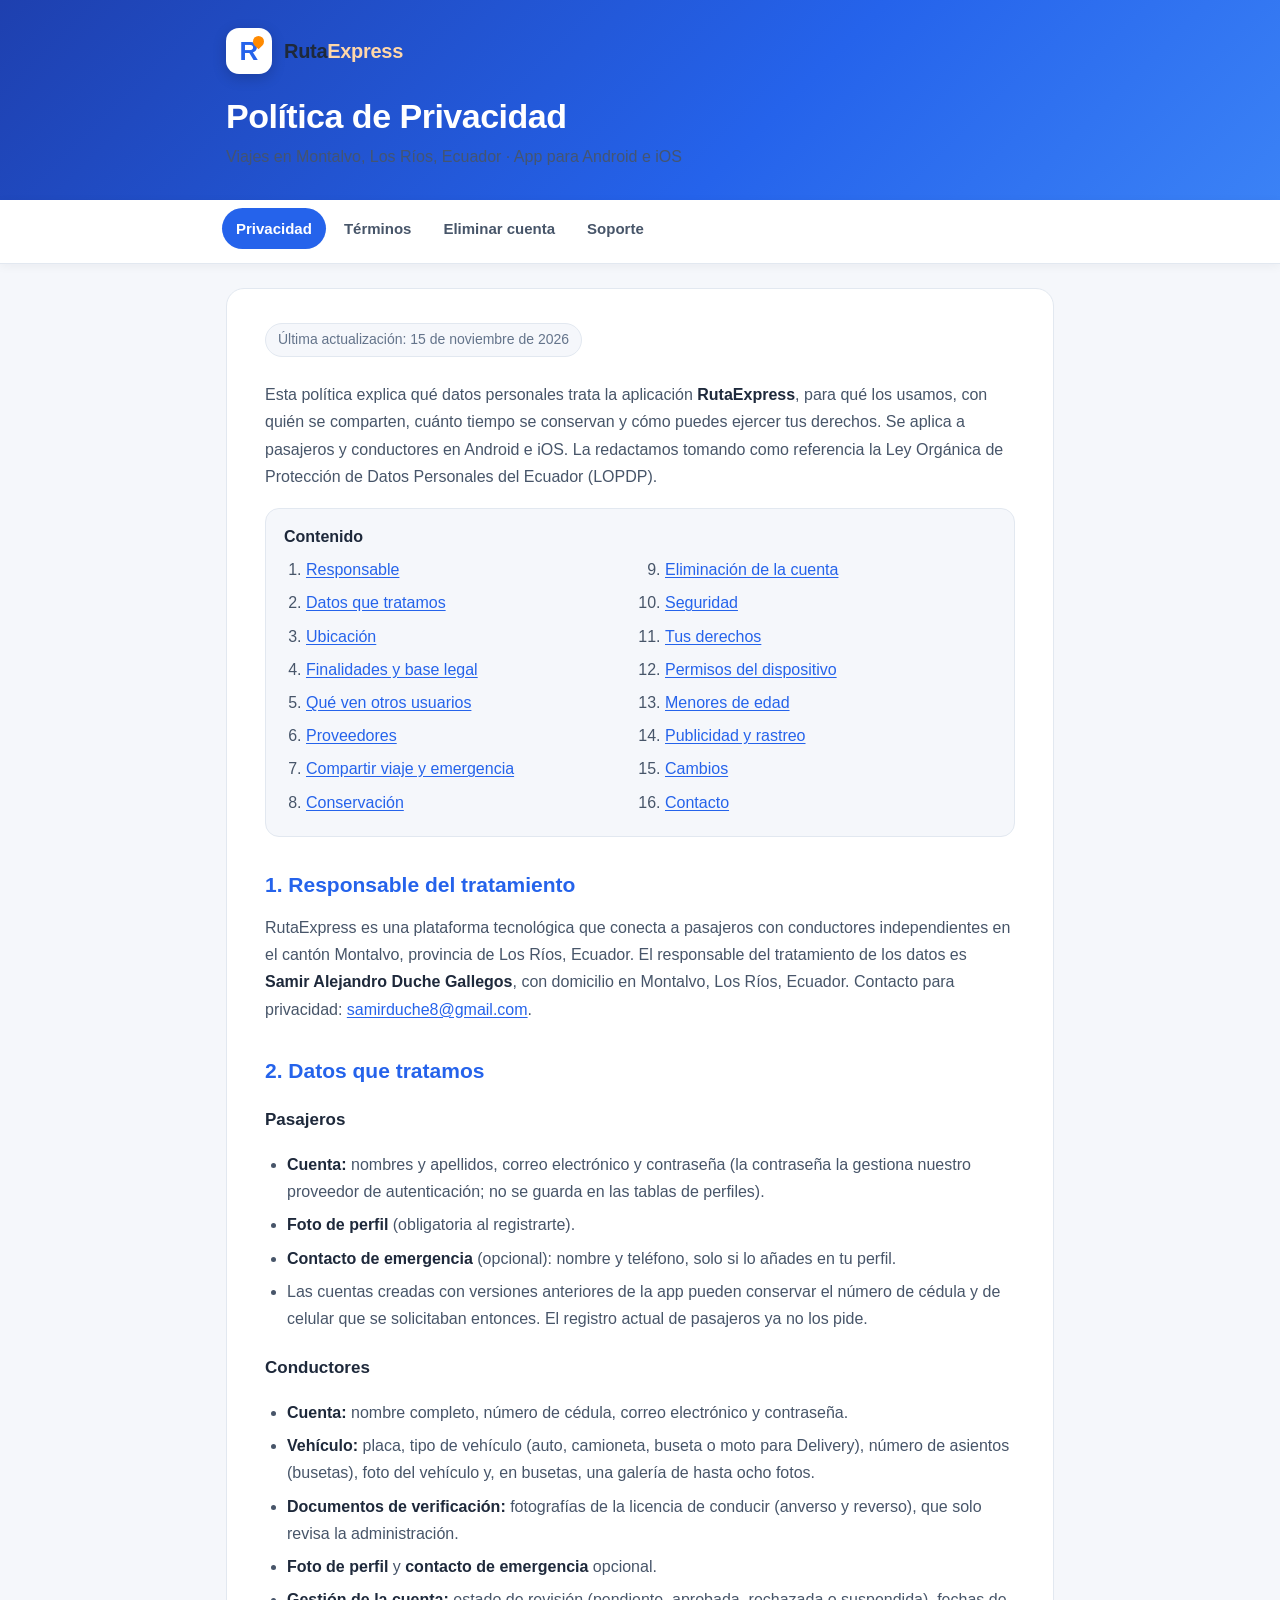
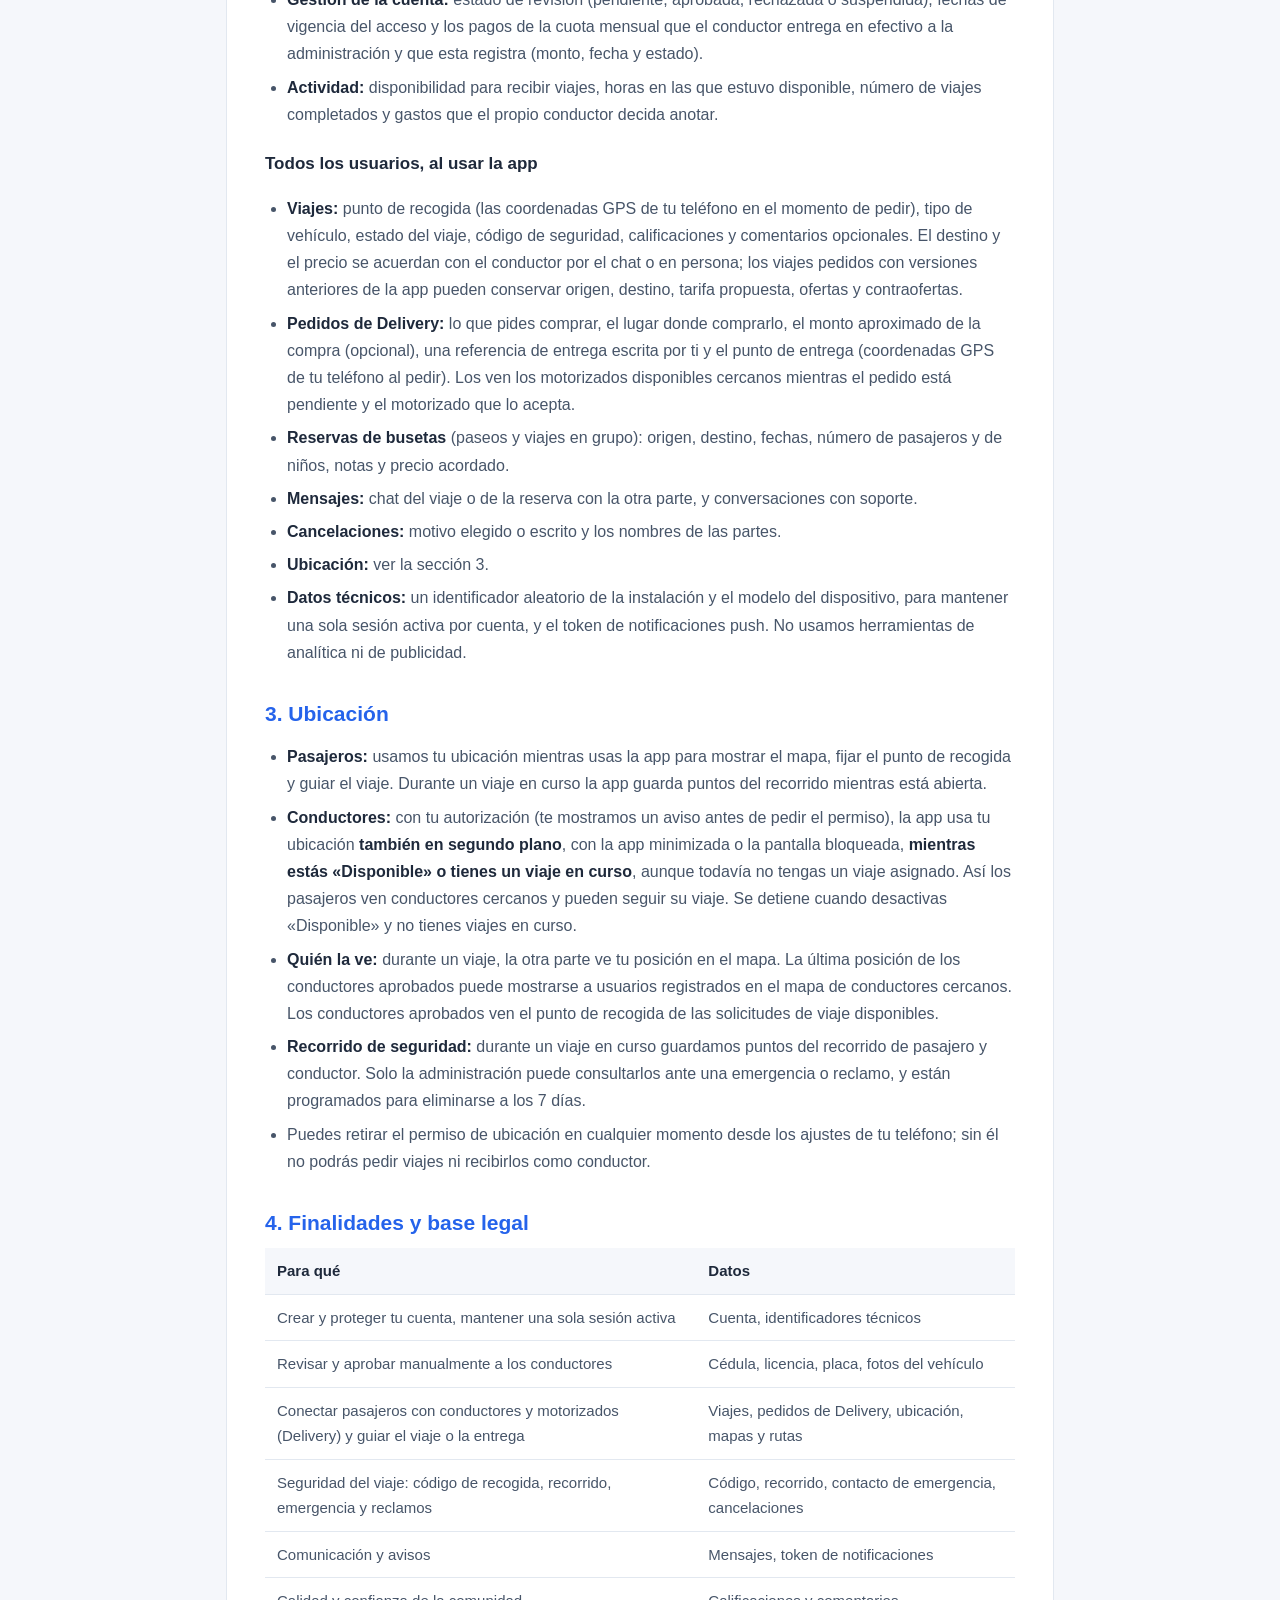
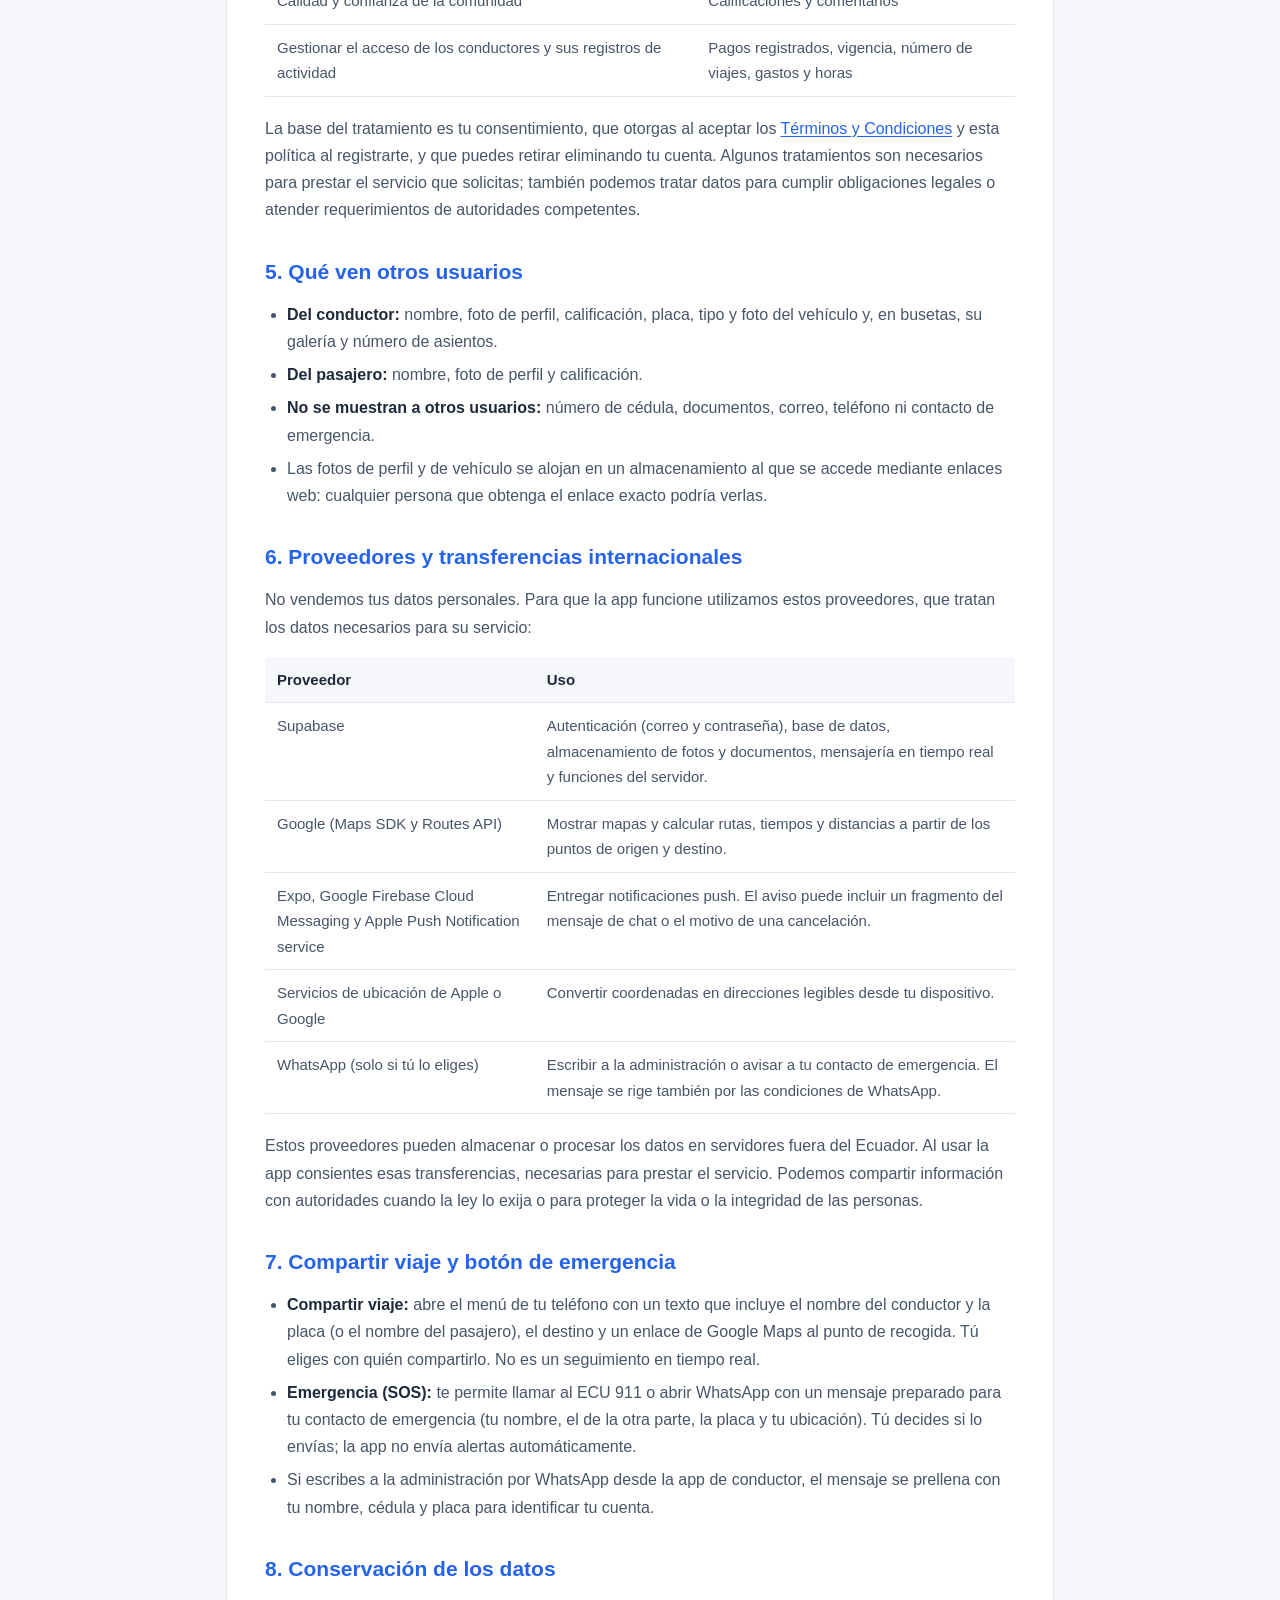
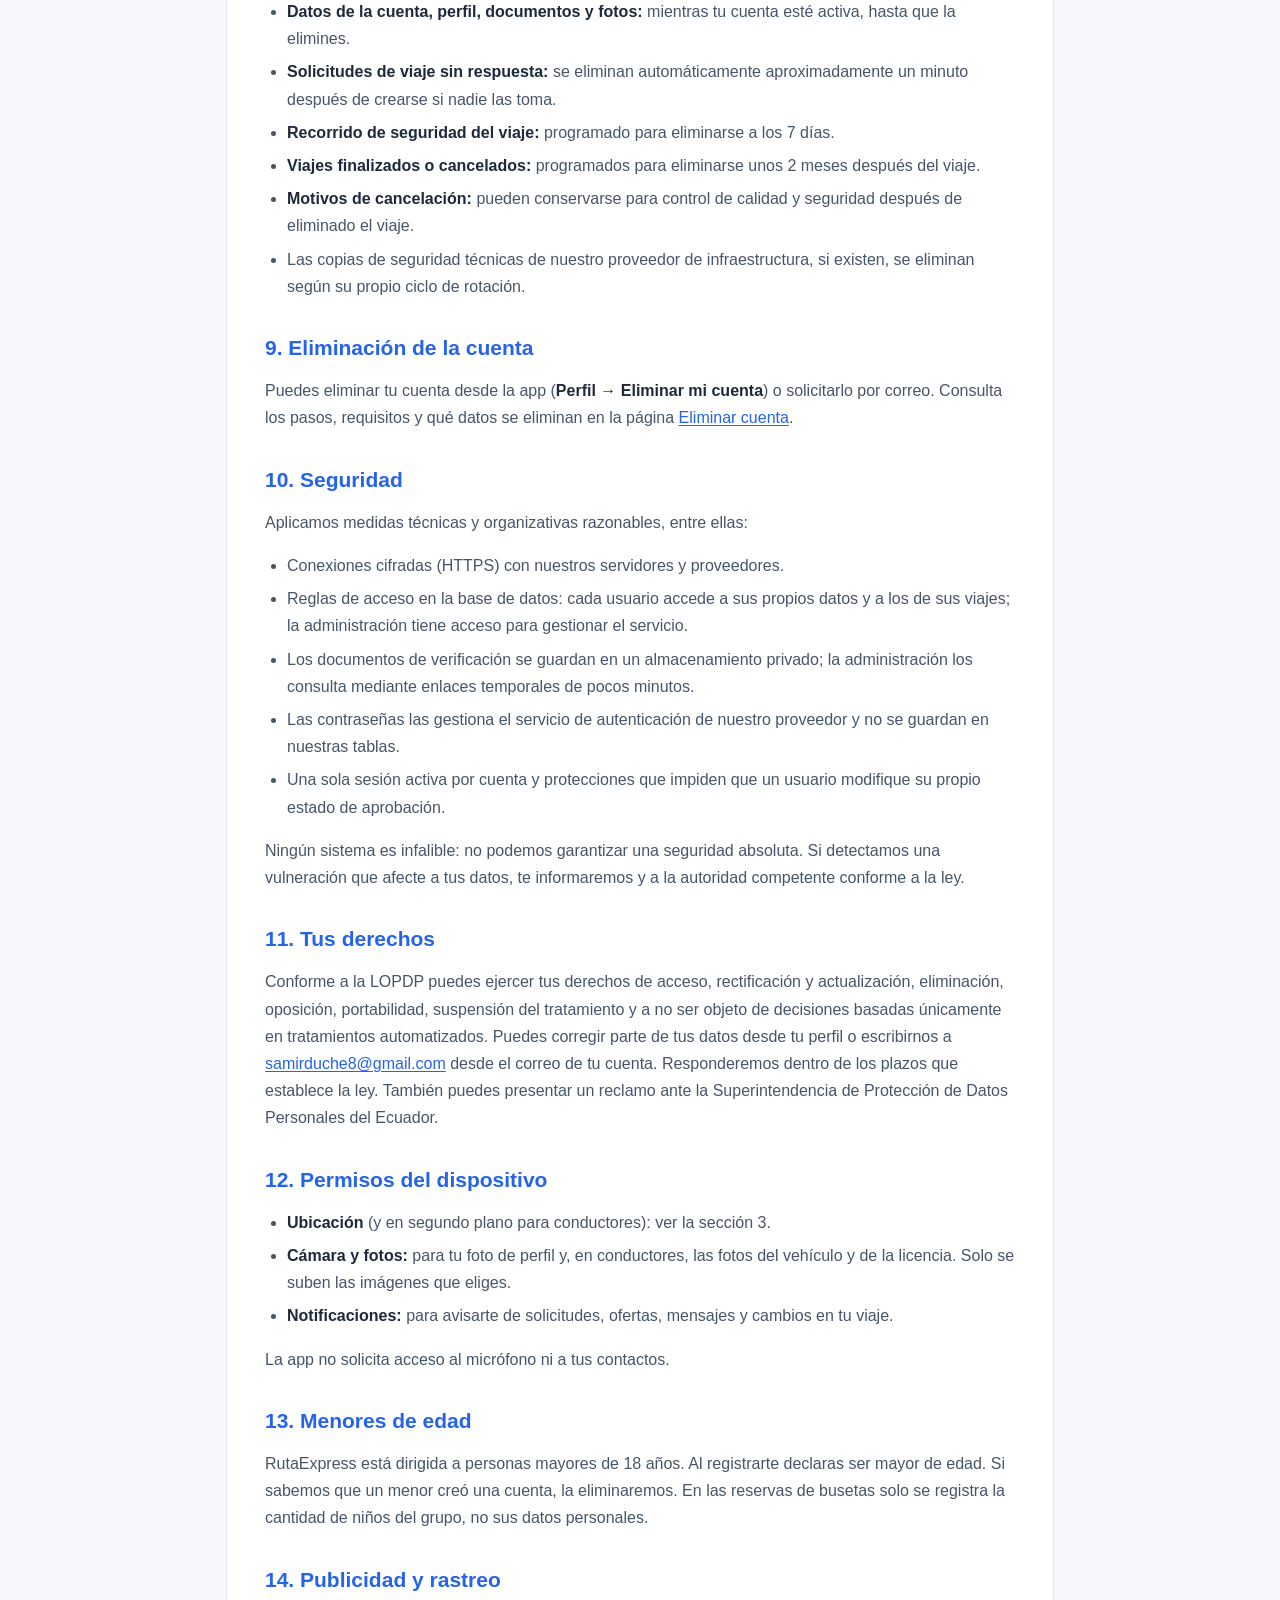
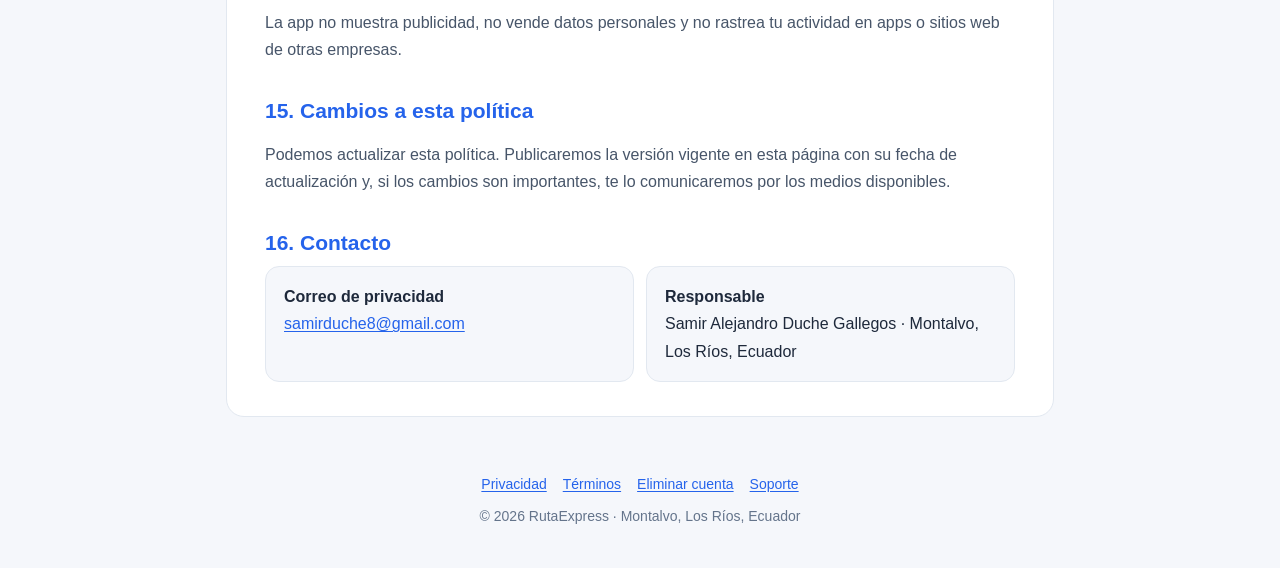
<file: index.html>
<!DOCTYPE html>
<html lang="es">
<head>
<meta charset="utf-8">
<meta name="viewport" content="width=device-width, initial-scale=1">
<title>Política de Privacidad · RutaExpress</title>
<meta name="description" content="Qué datos trata RutaExpress, para qué, con quién se comparten, cuánto tiempo se conservan y cómo ejercer tus derechos.">
<meta name="theme-color" content="#2563EB">
<link rel="stylesheet" href="estilos.css">
</head>
<body>
<header class="cabecera">
  <div class="envoltura">
    <a class="marca" href="index.html"><span class="logo" aria-hidden="true"><b>R</b><i></i></span><strong>Ruta<span>Express</span></strong></a>
    <h1>Política de Privacidad</h1>
    <p>Viajes en Montalvo, Los Ríos, Ecuador · App para Android e iOS</p>
  </div>
</header>
<nav class="nav" aria-label="Documentos legales">
  <ul>
    <li><a href="index.html" aria-current="page">Privacidad</a></li>
    <li><a href="terminos.html">Términos</a></li>
    <li><a href="eliminar-cuenta.html">Eliminar cuenta</a></li>
    <li><a href="soporte.html">Soporte</a></li>
  </ul>
</nav>

<main class="envoltura">
<article class="tarjeta">
  <span class="fecha">Última actualización: 15 de noviembre de 2026</span>
  <p>Esta política explica qué datos personales trata la aplicación <strong>RutaExpress</strong>, para qué los usamos, con quién se comparten, cuánto tiempo se conservan y cómo puedes ejercer tus derechos. Se aplica a pasajeros y conductores en Android e iOS. La redactamos tomando como referencia la Ley Orgánica de Protección de Datos Personales del Ecuador (LOPDP).</p>

  <div class="indice">
    <p>Contenido</p>
    <ol>
      <li><a href="#responsable">Responsable</a></li>
      <li><a href="#datos">Datos que tratamos</a></li>
      <li><a href="#ubicacion">Ubicación</a></li>
      <li><a href="#finalidades">Finalidades y base legal</a></li>
      <li><a href="#usuarios">Qué ven otros usuarios</a></li>
      <li><a href="#proveedores">Proveedores</a></li>
      <li><a href="#seguridad-viaje">Compartir viaje y emergencia</a></li>
      <li><a href="#conservacion">Conservación</a></li>
      <li><a href="#eliminacion">Eliminación de la cuenta</a></li>
      <li><a href="#seguridad">Seguridad</a></li>
      <li><a href="#derechos">Tus derechos</a></li>
      <li><a href="#permisos">Permisos del dispositivo</a></li>
      <li><a href="#menores">Menores de edad</a></li>
      <li><a href="#publicidad">Publicidad y rastreo</a></li>
      <li><a href="#cambios">Cambios</a></li>
      <li><a href="#contacto">Contacto</a></li>
    </ol>
  </div>

  <h2 id="responsable">1. Responsable del tratamiento</h2>
  <p>RutaExpress es una plataforma tecnológica que conecta a pasajeros con conductores independientes en el cantón Montalvo, provincia de Los Ríos, Ecuador. El responsable del tratamiento de los datos es <strong>Samir Alejandro Duche Gallegos</strong>, con domicilio en Montalvo, Los Ríos, Ecuador. Contacto para privacidad: <a href="mailto:samirduche8@gmail.com">samirduche8@gmail.com</a>.</p>

  <h2 id="datos">2. Datos que tratamos</h2>
  <h3>Pasajeros</h3>
  <ul>
    <li><strong>Cuenta:</strong> nombres y apellidos, correo electrónico y contraseña (la contraseña la gestiona nuestro proveedor de autenticación; no se guarda en las tablas de perfiles).</li>
    <li><strong>Foto de perfil</strong> (obligatoria al registrarte).</li>
    <li><strong>Contacto de emergencia</strong> (opcional): nombre y teléfono, solo si lo añades en tu perfil.</li>
    <li>Las cuentas creadas con versiones anteriores de la app pueden conservar el número de cédula y de celular que se solicitaban entonces. El registro actual de pasajeros ya no los pide.</li>
  </ul>
  <h3>Conductores</h3>
  <ul>
    <li><strong>Cuenta:</strong> nombre completo, número de cédula, correo electrónico y contraseña.</li>
    <li><strong>Vehículo:</strong> placa, tipo de vehículo (auto, camioneta, buseta o moto para Delivery), número de asientos (busetas), foto del vehículo y, en busetas, una galería de hasta ocho fotos.</li>
    <li><strong>Documentos de verificación:</strong> fotografías de la licencia de conducir (anverso y reverso), que solo revisa la administración.</li>
    <li><strong>Foto de perfil</strong> y <strong>contacto de emergencia</strong> opcional.</li>
    <li><strong>Gestión de la cuenta:</strong> estado de revisión (pendiente, aprobada, rechazada o suspendida), fechas de vigencia del acceso y los pagos de la cuota mensual que el conductor entrega en efectivo a la administración y que esta registra (monto, fecha y estado).</li>
    <li><strong>Actividad:</strong> disponibilidad para recibir viajes, horas en las que estuvo disponible, número de viajes completados y gastos que el propio conductor decida anotar.</li>
  </ul>
  <h3>Todos los usuarios, al usar la app</h3>
  <ul>
    <li><strong>Viajes:</strong> punto de recogida (las coordenadas GPS de tu teléfono en el momento de pedir), tipo de vehículo, estado del viaje, código de seguridad, calificaciones y comentarios opcionales. El destino y el precio se acuerdan con el conductor por el chat o en persona; los viajes pedidos con versiones anteriores de la app pueden conservar origen, destino, tarifa propuesta, ofertas y contraofertas.</li>
    <li><strong>Pedidos de Delivery:</strong> lo que pides comprar, el lugar donde comprarlo, el monto aproximado de la compra (opcional), una referencia de entrega escrita por ti y el punto de entrega (coordenadas GPS de tu teléfono al pedir). Los ven los motorizados disponibles cercanos mientras el pedido está pendiente y el motorizado que lo acepta.</li>
    <li><strong>Reservas de busetas</strong> (paseos y viajes en grupo): origen, destino, fechas, número de pasajeros y de niños, notas y precio acordado.</li>
    <li><strong>Mensajes:</strong> chat del viaje o de la reserva con la otra parte, y conversaciones con soporte.</li>
    <li><strong>Cancelaciones:</strong> motivo elegido o escrito y los nombres de las partes.</li>
    <li><strong>Ubicación:</strong> ver la sección 3.</li>
    <li><strong>Datos técnicos:</strong> un identificador aleatorio de la instalación y el modelo del dispositivo, para mantener una sola sesión activa por cuenta, y el token de notificaciones push. No usamos herramientas de analítica ni de publicidad.</li>
  </ul>

  <h2 id="ubicacion">3. Ubicación</h2>
  <ul>
    <li><strong>Pasajeros:</strong> usamos tu ubicación mientras usas la app para mostrar el mapa, fijar el punto de recogida y guiar el viaje. Durante un viaje en curso la app guarda puntos del recorrido mientras está abierta.</li>
    <li><strong>Conductores:</strong> con tu autorización (te mostramos un aviso antes de pedir el permiso), la app usa tu ubicación <strong>también en segundo plano</strong>, con la app minimizada o la pantalla bloqueada, <strong>mientras estás «Disponible» o tienes un viaje en curso</strong>, aunque todavía no tengas un viaje asignado. Así los pasajeros ven conductores cercanos y pueden seguir su viaje. Se detiene cuando desactivas «Disponible» y no tienes viajes en curso.</li>
    <li><strong>Quién la ve:</strong> durante un viaje, la otra parte ve tu posición en el mapa. La última posición de los conductores aprobados puede mostrarse a usuarios registrados en el mapa de conductores cercanos. Los conductores aprobados ven el punto de recogida de las solicitudes de viaje disponibles.</li>
    <li><strong>Recorrido de seguridad:</strong> durante un viaje en curso guardamos puntos del recorrido de pasajero y conductor. Solo la administración puede consultarlos ante una emergencia o reclamo, y están programados para eliminarse a los 7 días.</li>
    <li>Puedes retirar el permiso de ubicación en cualquier momento desde los ajustes de tu teléfono; sin él no podrás pedir viajes ni recibirlos como conductor.</li>
  </ul>

  <h2 id="finalidades">4. Finalidades y base legal</h2>
  <table class="tabla">
    <thead><tr><th>Para qué</th><th>Datos</th></tr></thead>
    <tbody>
      <tr><td data-t="Para qué">Crear y proteger tu cuenta, mantener una sola sesión activa</td><td data-t="Datos">Cuenta, identificadores técnicos</td></tr>
      <tr><td data-t="Para qué">Revisar y aprobar manualmente a los conductores</td><td data-t="Datos">Cédula, licencia, placa, fotos del vehículo</td></tr>
      <tr><td data-t="Para qué">Conectar pasajeros con conductores y motorizados (Delivery) y guiar el viaje o la entrega</td><td data-t="Datos">Viajes, pedidos de Delivery, ubicación, mapas y rutas</td></tr>
      <tr><td data-t="Para qué">Seguridad del viaje: código de recogida, recorrido, emergencia y reclamos</td><td data-t="Datos">Código, recorrido, contacto de emergencia, cancelaciones</td></tr>
      <tr><td data-t="Para qué">Comunicación y avisos</td><td data-t="Datos">Mensajes, token de notificaciones</td></tr>
      <tr><td data-t="Para qué">Calidad y confianza de la comunidad</td><td data-t="Datos">Calificaciones y comentarios</td></tr>
      <tr><td data-t="Para qué">Gestionar el acceso de los conductores y sus registros de actividad</td><td data-t="Datos">Pagos registrados, vigencia, número de viajes, gastos y horas</td></tr>
    </tbody>
  </table>
  <p>La base del tratamiento es tu consentimiento, que otorgas al aceptar los <a href="terminos.html">Términos y Condiciones</a> y esta política al registrarte, y que puedes retirar eliminando tu cuenta. Algunos tratamientos son necesarios para prestar el servicio que solicitas; también podemos tratar datos para cumplir obligaciones legales o atender requerimientos de autoridades competentes.</p>

  <h2 id="usuarios">5. Qué ven otros usuarios</h2>
  <ul>
    <li><strong>Del conductor:</strong> nombre, foto de perfil, calificación, placa, tipo y foto del vehículo y, en busetas, su galería y número de asientos.</li>
    <li><strong>Del pasajero:</strong> nombre, foto de perfil y calificación.</li>
    <li><strong>No se muestran a otros usuarios:</strong> número de cédula, documentos, correo, teléfono ni contacto de emergencia.</li>
    <li>Las fotos de perfil y de vehículo se alojan en un almacenamiento al que se accede mediante enlaces web: cualquier persona que obtenga el enlace exacto podría verlas.</li>
  </ul>

  <h2 id="proveedores">6. Proveedores y transferencias internacionales</h2>
  <p>No vendemos tus datos personales. Para que la app funcione utilizamos estos proveedores, que tratan los datos necesarios para su servicio:</p>
  <table class="tabla">
    <thead><tr><th>Proveedor</th><th>Uso</th></tr></thead>
    <tbody>
      <tr><td data-t="Proveedor">Supabase</td><td data-t="Uso">Autenticación (correo y contraseña), base de datos, almacenamiento de fotos y documentos, mensajería en tiempo real y funciones del servidor.</td></tr>
      <tr><td data-t="Proveedor">Google (Maps SDK y Routes API)</td><td data-t="Uso">Mostrar mapas y calcular rutas, tiempos y distancias a partir de los puntos de origen y destino.</td></tr>
      <tr><td data-t="Proveedor">Expo, Google Firebase Cloud Messaging y Apple Push Notification service</td><td data-t="Uso">Entregar notificaciones push. El aviso puede incluir un fragmento del mensaje de chat o el motivo de una cancelación.</td></tr>
      <tr><td data-t="Proveedor">Servicios de ubicación de Apple o Google</td><td data-t="Uso">Convertir coordenadas en direcciones legibles desde tu dispositivo.</td></tr>
      <tr><td data-t="Proveedor">WhatsApp (solo si tú lo eliges)</td><td data-t="Uso">Escribir a la administración o avisar a tu contacto de emergencia. El mensaje se rige también por las condiciones de WhatsApp.</td></tr>
    </tbody>
  </table>
  <p>Estos proveedores pueden almacenar o procesar los datos en servidores fuera del Ecuador. Al usar la app consientes esas transferencias, necesarias para prestar el servicio. Podemos compartir información con autoridades cuando la ley lo exija o para proteger la vida o la integridad de las personas.</p>

  <h2 id="seguridad-viaje">7. Compartir viaje y botón de emergencia</h2>
  <ul>
    <li><strong>Compartir viaje:</strong> abre el menú de tu teléfono con un texto que incluye el nombre del conductor y la placa (o el nombre del pasajero), el destino y un enlace de Google Maps al punto de recogida. Tú eliges con quién compartirlo. No es un seguimiento en tiempo real.</li>
    <li><strong>Emergencia (SOS):</strong> te permite llamar al ECU 911 o abrir WhatsApp con un mensaje preparado para tu contacto de emergencia (tu nombre, el de la otra parte, la placa y tu ubicación). Tú decides si lo envías; la app no envía alertas automáticamente.</li>
    <li>Si escribes a la administración por WhatsApp desde la app de conductor, el mensaje se prellena con tu nombre, cédula y placa para identificar tu cuenta.</li>
  </ul>

  <h2 id="conservacion">8. Conservación de los datos</h2>
  <ul>
    <li><strong>Datos de la cuenta, perfil, documentos y fotos:</strong> mientras tu cuenta esté activa, hasta que la elimines.</li>
    <li><strong>Solicitudes de viaje sin respuesta:</strong> se eliminan automáticamente aproximadamente un minuto después de crearse si nadie las toma.</li>
    <li><strong>Recorrido de seguridad del viaje:</strong> programado para eliminarse a los 7 días.</li>
    <li><strong>Viajes finalizados o cancelados:</strong> programados para eliminarse unos 2 meses después del viaje.</li>
    <li><strong>Motivos de cancelación:</strong> pueden conservarse para control de calidad y seguridad después de eliminado el viaje.</li>
    <li>Las copias de seguridad técnicas de nuestro proveedor de infraestructura, si existen, se eliminan según su propio ciclo de rotación.</li>
  </ul>

  <h2 id="eliminacion">9. Eliminación de la cuenta</h2>
  <p>Puedes eliminar tu cuenta desde la app (<strong>Perfil → Eliminar mi cuenta</strong>) o solicitarlo por correo. Consulta los pasos, requisitos y qué datos se eliminan en la página <a href="eliminar-cuenta.html">Eliminar cuenta</a>.</p>

  <h2 id="seguridad">10. Seguridad</h2>
  <p>Aplicamos medidas técnicas y organizativas razonables, entre ellas:</p>
  <ul>
    <li>Conexiones cifradas (HTTPS) con nuestros servidores y proveedores.</li>
    <li>Reglas de acceso en la base de datos: cada usuario accede a sus propios datos y a los de sus viajes; la administración tiene acceso para gestionar el servicio.</li>
    <li>Los documentos de verificación se guardan en un almacenamiento privado; la administración los consulta mediante enlaces temporales de pocos minutos.</li>
    <li>Las contraseñas las gestiona el servicio de autenticación de nuestro proveedor y no se guardan en nuestras tablas.</li>
    <li>Una sola sesión activa por cuenta y protecciones que impiden que un usuario modifique su propio estado de aprobación.</li>
  </ul>
  <p>Ningún sistema es infalible: no podemos garantizar una seguridad absoluta. Si detectamos una vulneración que afecte a tus datos, te informaremos y a la autoridad competente conforme a la ley.</p>

  <h2 id="derechos">11. Tus derechos</h2>
  <p>Conforme a la LOPDP puedes ejercer tus derechos de acceso, rectificación y actualización, eliminación, oposición, portabilidad, suspensión del tratamiento y a no ser objeto de decisiones basadas únicamente en tratamientos automatizados. Puedes corregir parte de tus datos desde tu perfil o escribirnos a <a href="mailto:samirduche8@gmail.com">samirduche8@gmail.com</a> desde el correo de tu cuenta. Responderemos dentro de los plazos que establece la ley. También puedes presentar un reclamo ante la Superintendencia de Protección de Datos Personales del Ecuador.</p>

  <h2 id="permisos">12. Permisos del dispositivo</h2>
  <ul>
    <li><strong>Ubicación</strong> (y en segundo plano para conductores): ver la sección 3.</li>
    <li><strong>Cámara y fotos:</strong> para tu foto de perfil y, en conductores, las fotos del vehículo y de la licencia. Solo se suben las imágenes que eliges.</li>
    <li><strong>Notificaciones:</strong> para avisarte de solicitudes, ofertas, mensajes y cambios en tu viaje.</li>
  </ul>
  <p>La app no solicita acceso al micrófono ni a tus contactos.</p>

  <h2 id="menores">13. Menores de edad</h2>
  <p>RutaExpress está dirigida a personas mayores de 18 años. Al registrarte declaras ser mayor de edad. Si sabemos que un menor creó una cuenta, la eliminaremos. En las reservas de busetas solo se registra la cantidad de niños del grupo, no sus datos personales.</p>

  <h2 id="publicidad">14. Publicidad y rastreo</h2>
  <p>La app no muestra publicidad, no vende datos personales y no rastrea tu actividad en apps o sitios web de otras empresas.</p>

  <h2 id="cambios">15. Cambios a esta política</h2>
  <p>Podemos actualizar esta política. Publicaremos la versión vigente en esta página con su fecha de actualización y, si los cambios son importantes, te lo comunicaremos por los medios disponibles.</p>

  <h2 id="contacto">16. Contacto</h2>
  <div class="contacto">
    <div><b>Correo de privacidad</b><a href="mailto:samirduche8@gmail.com">samirduche8@gmail.com</a></div>
    <div><b>Responsable</b>Samir Alejandro Duche Gallegos · Montalvo, Los Ríos, Ecuador</div>
  </div>
</article>
</main>

<footer class="pie">
  <nav aria-label="Pie de página"><a href="index.html">Privacidad</a><a href="terminos.html">Términos</a><a href="eliminar-cuenta.html">Eliminar cuenta</a><a href="soporte.html">Soporte</a></nav>
  © 2026 RutaExpress · Montalvo, Los Ríos, Ecuador
</footer>
</body>
</html>
</file>
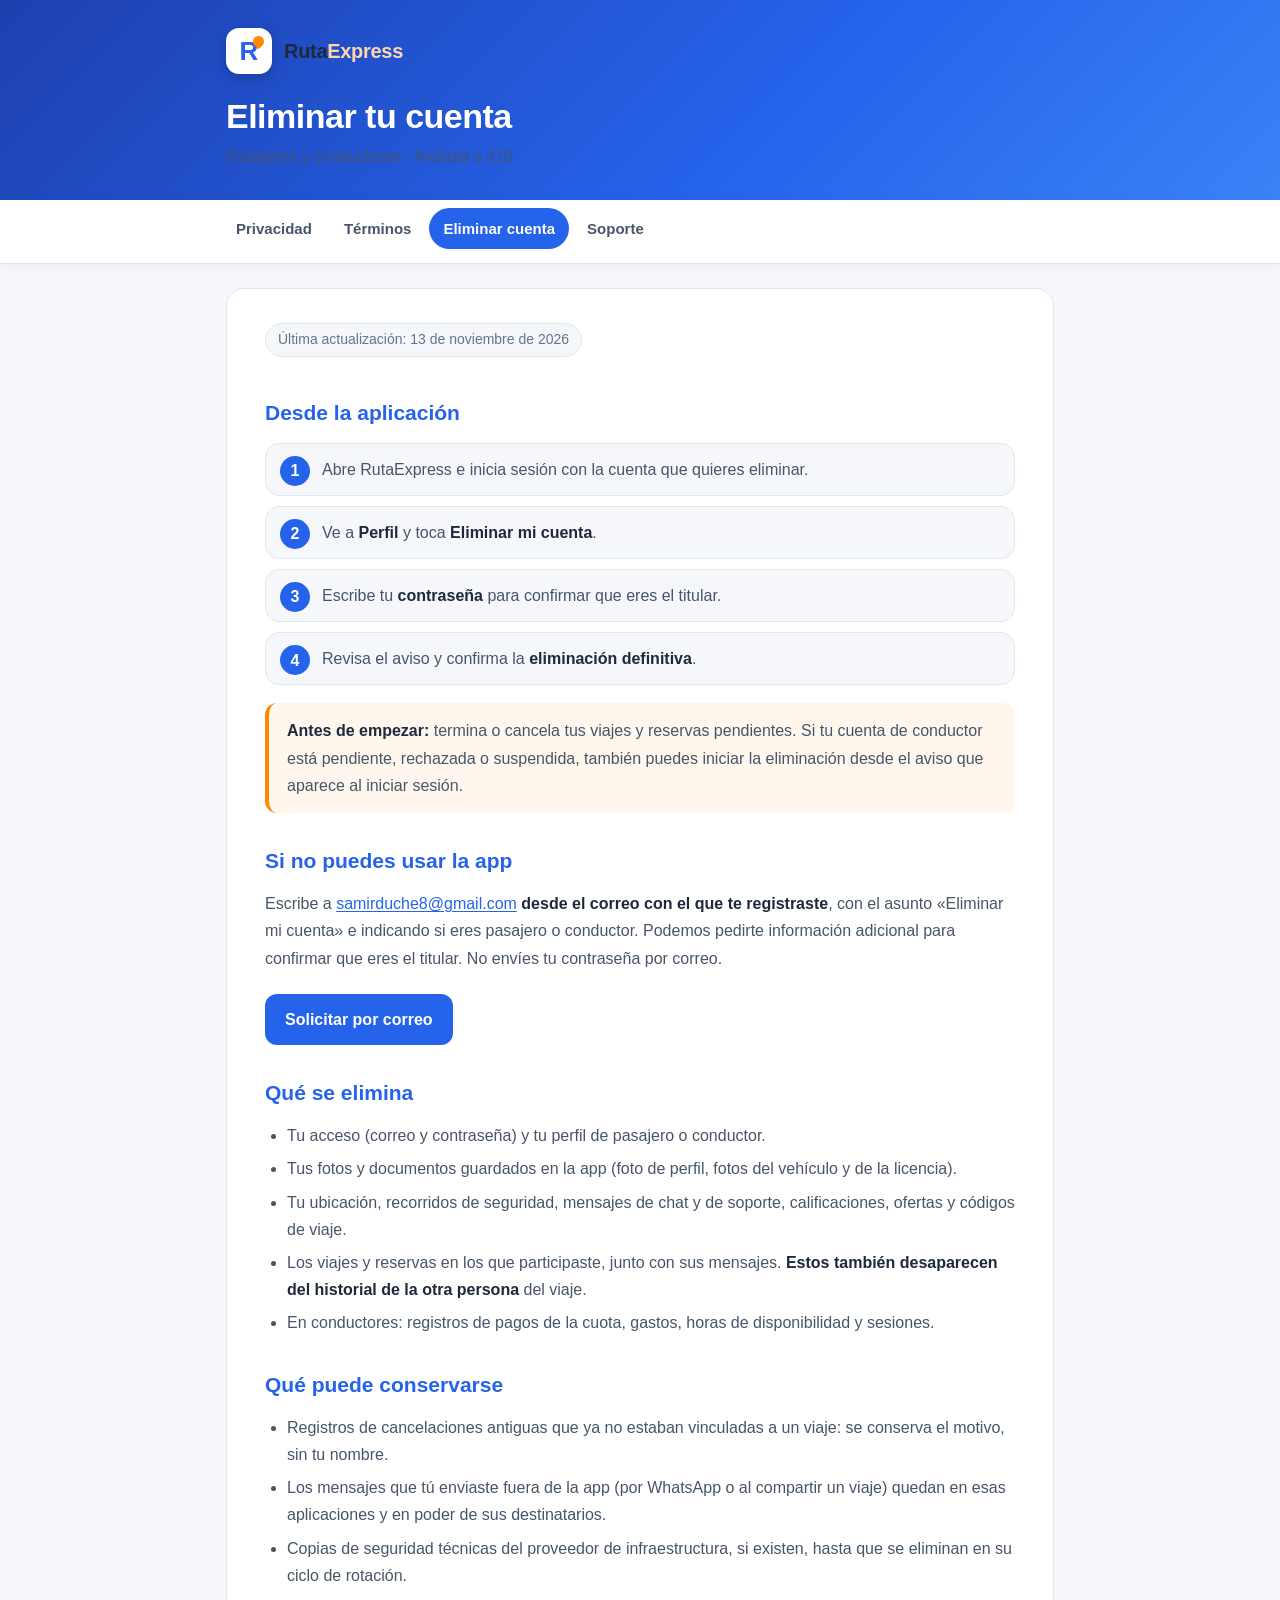
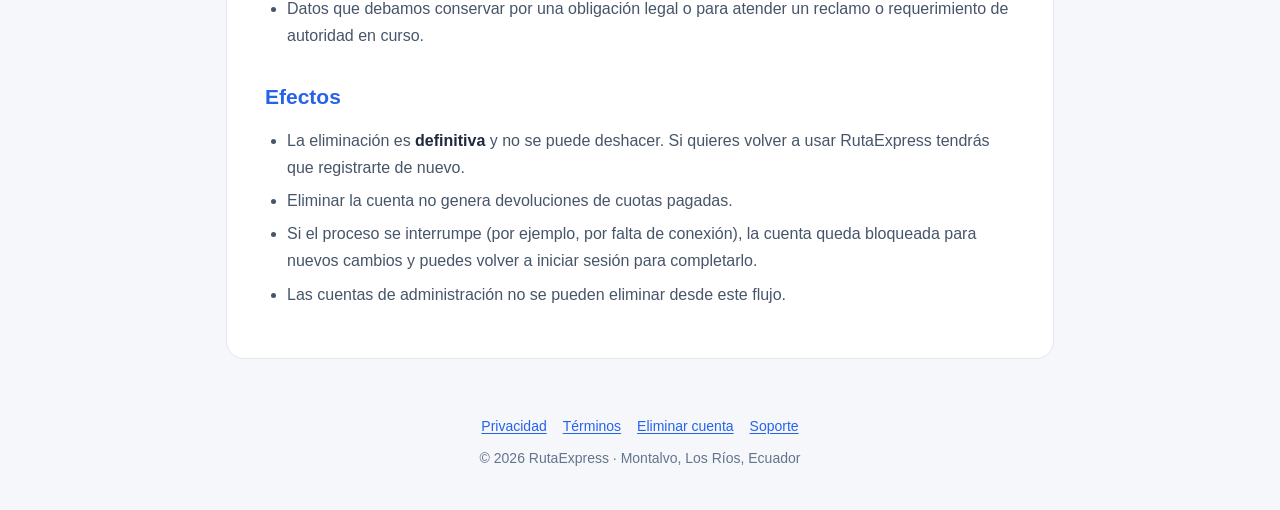
<file: eliminar-cuenta.html>
<!DOCTYPE html>
<html lang="es">
<head>
<meta charset="utf-8">
<meta name="viewport" content="width=device-width, initial-scale=1">
<title>Eliminar cuenta · RutaExpress</title>
<meta name="description" content="Cómo eliminar tu cuenta de RutaExpress y qué datos se eliminan.">
<meta name="theme-color" content="#2563EB">
<link rel="stylesheet" href="estilos.css">
</head>
<body>
<header class="cabecera">
  <div class="envoltura">
    <a class="marca" href="index.html"><span class="logo" aria-hidden="true"><b>R</b><i></i></span><strong>Ruta<span>Express</span></strong></a>
    <h1>Eliminar tu cuenta</h1>
    <p>Pasajeros y conductores · Android e iOS</p>
  </div>
</header>
<nav class="nav" aria-label="Documentos legales">
  <ul>
    <li><a href="index.html">Privacidad</a></li>
    <li><a href="terminos.html">Términos</a></li>
    <li><a href="eliminar-cuenta.html" aria-current="page">Eliminar cuenta</a></li>
    <li><a href="soporte.html">Soporte</a></li>
  </ul>
</nav>

<main class="envoltura">
<article class="tarjeta">
  <span class="fecha">Última actualización: 13 de noviembre de 2026</span>

  <h2 id="app">Desde la aplicación</h2>
  <ol class="pasos">
    <li>Abre RutaExpress e inicia sesión con la cuenta que quieres eliminar.</li>
    <li>Ve a <strong>Perfil</strong> y toca <strong>Eliminar mi cuenta</strong>.</li>
    <li>Escribe tu <strong>contraseña</strong> para confirmar que eres el titular.</li>
    <li>Revisa el aviso y confirma la <strong>eliminación definitiva</strong>.</li>
  </ol>
  <div class="aviso"><p><strong>Antes de empezar:</strong> termina o cancela tus viajes y reservas pendientes. Si tu cuenta de conductor está pendiente, rechazada o suspendida, también puedes iniciar la eliminación desde el aviso que aparece al iniciar sesión.</p></div>

  <h2 id="correo">Si no puedes usar la app</h2>
  <p>Escribe a <a href="mailto:samirduche8@gmail.com?subject=Eliminar%20mi%20cuenta%20de%20RutaExpress">samirduche8@gmail.com</a> <strong>desde el correo con el que te registraste</strong>, con el asunto «Eliminar mi cuenta» e indicando si eres pasajero o conductor. Podemos pedirte información adicional para confirmar que eres el titular. No envíes tu contraseña por correo.</p>
  <a class="boton" href="mailto:samirduche8@gmail.com?subject=Eliminar%20mi%20cuenta%20de%20RutaExpress">Solicitar por correo</a>

  <h2 id="que-se-elimina">Qué se elimina</h2>
  <ul>
    <li>Tu acceso (correo y contraseña) y tu perfil de pasajero o conductor.</li>
    <li>Tus fotos y documentos guardados en la app (foto de perfil, fotos del vehículo y de la licencia).</li>
    <li>Tu ubicación, recorridos de seguridad, mensajes de chat y de soporte, calificaciones, ofertas y códigos de viaje.</li>
    <li>Los viajes y reservas en los que participaste, junto con sus mensajes. <strong>Estos también desaparecen del historial de la otra persona</strong> del viaje.</li>
    <li>En conductores: registros de pagos de la cuota, gastos, horas de disponibilidad y sesiones.</li>
  </ul>

  <h2 id="que-no">Qué puede conservarse</h2>
  <ul>
    <li>Registros de cancelaciones antiguas que ya no estaban vinculadas a un viaje: se conserva el motivo, sin tu nombre.</li>
    <li>Los mensajes que tú enviaste fuera de la app (por WhatsApp o al compartir un viaje) quedan en esas aplicaciones y en poder de sus destinatarios.</li>
    <li>Copias de seguridad técnicas del proveedor de infraestructura, si existen, hasta que se eliminan en su ciclo de rotación.</li>
    <li>Datos que debamos conservar por una obligación legal o para atender un reclamo o requerimiento de autoridad en curso.</li>
  </ul>

  <h2 id="efectos">Efectos</h2>
  <ul>
    <li>La eliminación es <strong>definitiva</strong> y no se puede deshacer. Si quieres volver a usar RutaExpress tendrás que registrarte de nuevo.</li>
    <li>Eliminar la cuenta no genera devoluciones de cuotas pagadas.</li>
    <li>Si el proceso se interrumpe (por ejemplo, por falta de conexión), la cuenta queda bloqueada para nuevos cambios y puedes volver a iniciar sesión para completarlo.</li>
    <li>Las cuentas de administración no se pueden eliminar desde este flujo.</li>
  </ul>
</article>
</main>

<footer class="pie">
  <nav aria-label="Pie de página"><a href="index.html">Privacidad</a><a href="terminos.html">Términos</a><a href="eliminar-cuenta.html">Eliminar cuenta</a><a href="soporte.html">Soporte</a></nav>
  © 2026 RutaExpress · Montalvo, Los Ríos, Ecuador
</footer>
</body>
</html>
</file>
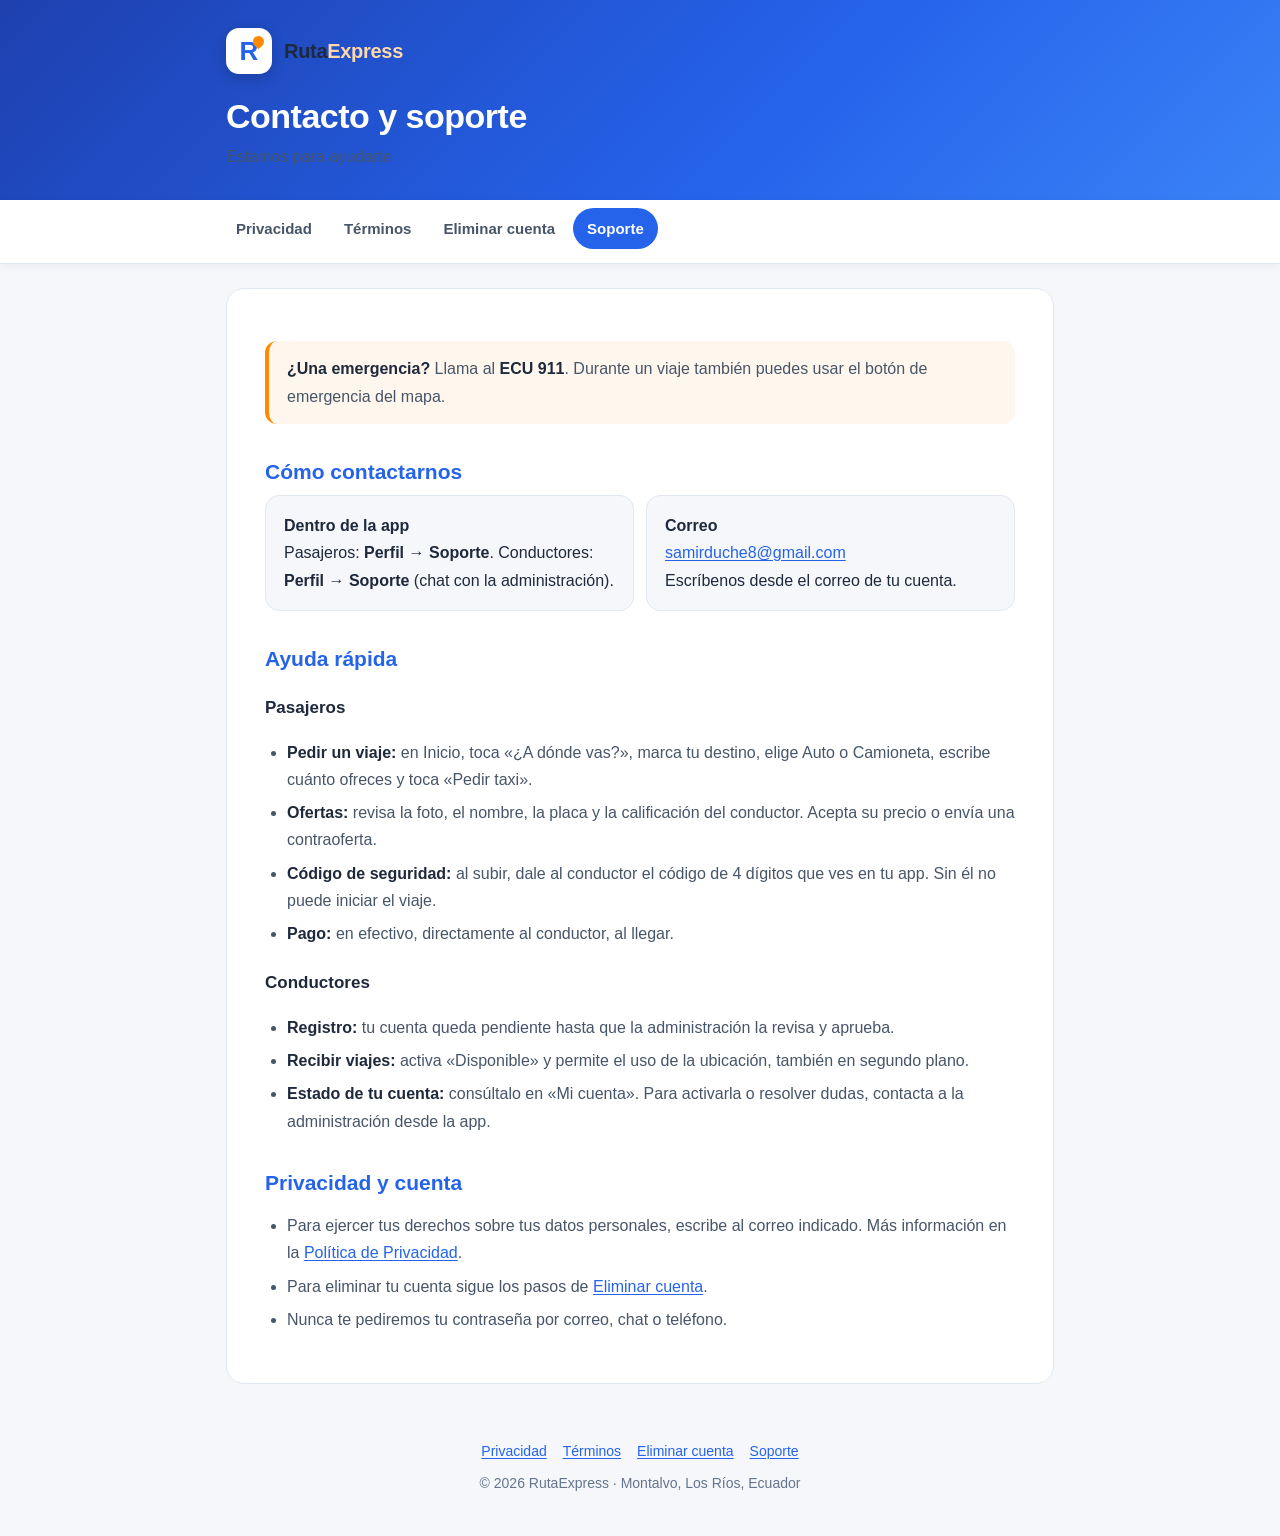
<file: soporte.html>
<!DOCTYPE html>
<html lang="es">
<head>
<meta charset="utf-8">
<meta name="viewport" content="width=device-width, initial-scale=1">
<title>Soporte · RutaExpress</title>
<meta name="description" content="Ayuda y contacto de RutaExpress para pasajeros y conductores.">
<meta name="theme-color" content="#2563EB">
<link rel="stylesheet" href="estilos.css">
</head>
<body>
<header class="cabecera">
  <div class="envoltura">
    <a class="marca" href="index.html"><span class="logo" aria-hidden="true"><b>R</b><i></i></span><strong>Ruta<span>Express</span></strong></a>
    <h1>Contacto y soporte</h1>
    <p>Estamos para ayudarte</p>
  </div>
</header>
<nav class="nav" aria-label="Documentos legales">
  <ul>
    <li><a href="index.html">Privacidad</a></li>
    <li><a href="terminos.html">Términos</a></li>
    <li><a href="eliminar-cuenta.html">Eliminar cuenta</a></li>
    <li><a href="soporte.html" aria-current="page">Soporte</a></li>
  </ul>
</nav>

<main class="envoltura">
<article class="tarjeta">
  <div class="aviso"><p><strong>¿Una emergencia?</strong> Llama al <strong>ECU 911</strong>. Durante un viaje también puedes usar el botón de emergencia del mapa.</p></div>

  <h2 id="contacto">Cómo contactarnos</h2>
  <div class="contacto">
    <div><b>Dentro de la app</b>Pasajeros: <strong>Perfil → Soporte</strong>. Conductores: <strong>Perfil → Soporte</strong> (chat con la administración).</div>
    <div><b>Correo</b><a href="mailto:samirduche8@gmail.com">samirduche8@gmail.com</a><br>Escríbenos desde el correo de tu cuenta.</div>
  </div>

  <h2 id="ayuda">Ayuda rápida</h2>
  <h3>Pasajeros</h3>
  <ul>
    <li><strong>Pedir un viaje:</strong> en Inicio, toca «¿A dónde vas?», marca tu destino, elige Auto o Camioneta, escribe cuánto ofreces y toca «Pedir taxi».</li>
    <li><strong>Ofertas:</strong> revisa la foto, el nombre, la placa y la calificación del conductor. Acepta su precio o envía una contraoferta.</li>
    <li><strong>Código de seguridad:</strong> al subir, dale al conductor el código de 4 dígitos que ves en tu app. Sin él no puede iniciar el viaje.</li>
    <li><strong>Pago:</strong> en efectivo, directamente al conductor, al llegar.</li>
  </ul>
  <h3>Conductores</h3>
  <ul>
    <li><strong>Registro:</strong> tu cuenta queda pendiente hasta que la administración la revisa y aprueba.</li>
    <li><strong>Recibir viajes:</strong> activa «Disponible» y permite el uso de la ubicación, también en segundo plano.</li>
    <li><strong>Estado de tu cuenta:</strong> consúltalo en «Mi cuenta». Para activarla o resolver dudas, contacta a la administración desde la app.</li>
  </ul>

  <h2 id="privacidad">Privacidad y cuenta</h2>
  <ul>
    <li>Para ejercer tus derechos sobre tus datos personales, escribe al correo indicado. Más información en la <a href="index.html">Política de Privacidad</a>.</li>
    <li>Para eliminar tu cuenta sigue los pasos de <a href="eliminar-cuenta.html">Eliminar cuenta</a>.</li>
    <li>Nunca te pediremos tu contraseña por correo, chat o teléfono.</li>
  </ul>
</article>
</main>

<footer class="pie">
  <nav aria-label="Pie de página"><a href="index.html">Privacidad</a><a href="terminos.html">Términos</a><a href="eliminar-cuenta.html">Eliminar cuenta</a><a href="soporte.html">Soporte</a></nav>
  © 2026 RutaExpress · Montalvo, Los Ríos, Ecuador
</footer>
</body>
</html>
</file>
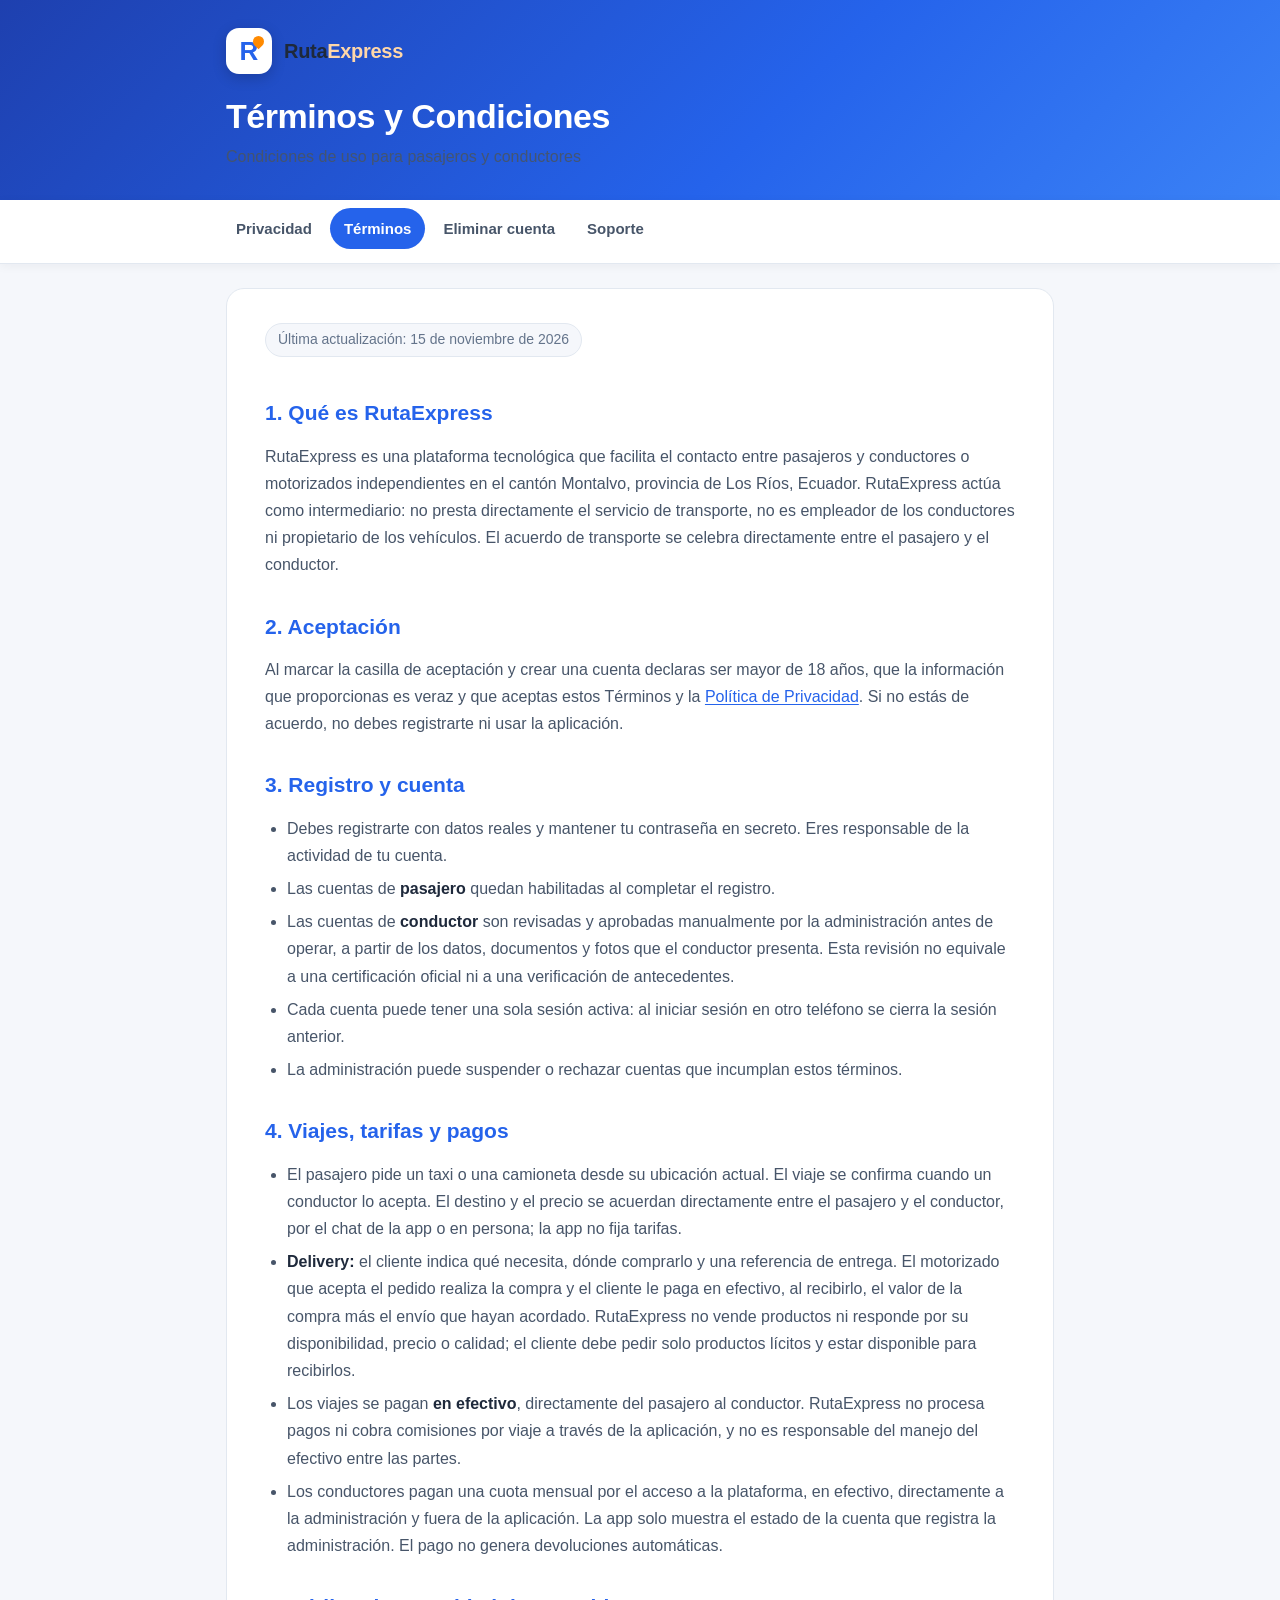
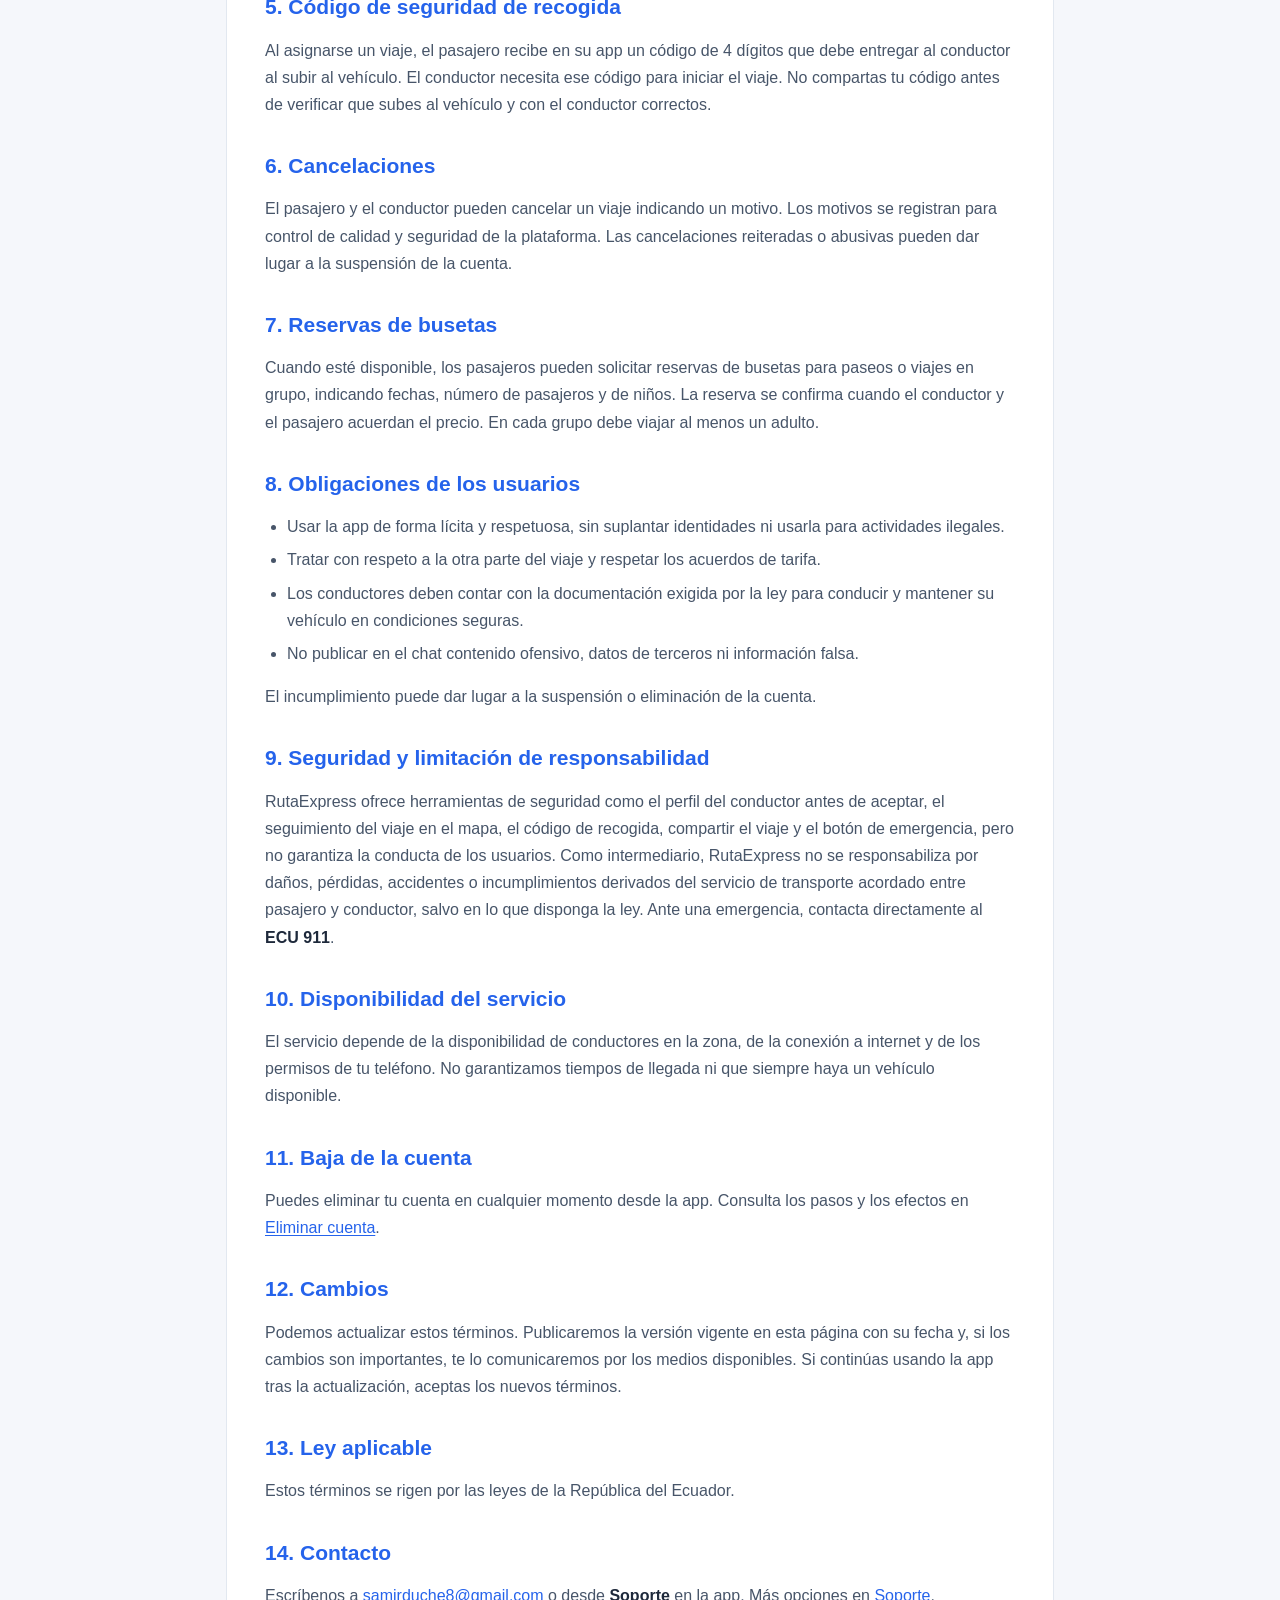
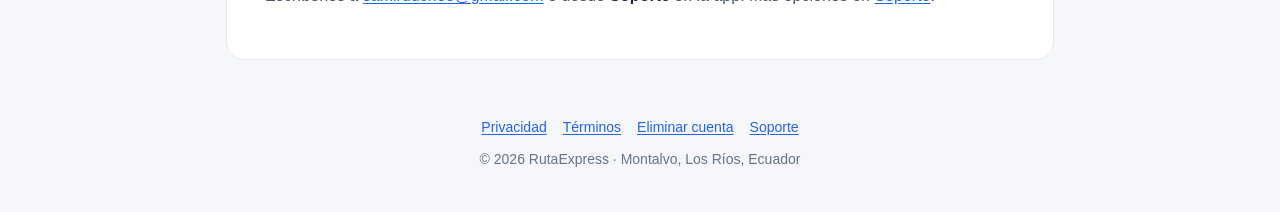
<file: terminos.html>
<!DOCTYPE html>
<html lang="es">
<head>
<meta charset="utf-8">
<meta name="viewport" content="width=device-width, initial-scale=1">
<title>Términos y Condiciones · RutaExpress</title>
<meta name="description" content="Condiciones de uso de RutaExpress para pasajeros y conductores en Montalvo, Los Ríos, Ecuador.">
<meta name="theme-color" content="#2563EB">
<link rel="stylesheet" href="estilos.css">
</head>
<body>
<header class="cabecera">
  <div class="envoltura">
    <a class="marca" href="index.html"><span class="logo" aria-hidden="true"><b>R</b><i></i></span><strong>Ruta<span>Express</span></strong></a>
    <h1>Términos y Condiciones</h1>
    <p>Condiciones de uso para pasajeros y conductores</p>
  </div>
</header>
<nav class="nav" aria-label="Documentos legales">
  <ul>
    <li><a href="index.html">Privacidad</a></li>
    <li><a href="terminos.html" aria-current="page">Términos</a></li>
    <li><a href="eliminar-cuenta.html">Eliminar cuenta</a></li>
    <li><a href="soporte.html">Soporte</a></li>
  </ul>
</nav>

<main class="envoltura">
<article class="tarjeta">
  <span class="fecha">Última actualización: 15 de noviembre de 2026</span>

  <h2 id="servicio">1. Qué es RutaExpress</h2>
  <p>RutaExpress es una plataforma tecnológica que facilita el contacto entre pasajeros y conductores o motorizados independientes en el cantón Montalvo, provincia de Los Ríos, Ecuador. RutaExpress actúa como intermediario: no presta directamente el servicio de transporte, no es empleador de los conductores ni propietario de los vehículos. El acuerdo de transporte se celebra directamente entre el pasajero y el conductor.</p>

  <h2 id="aceptacion">2. Aceptación</h2>
  <p>Al marcar la casilla de aceptación y crear una cuenta declaras ser mayor de 18 años, que la información que proporcionas es veraz y que aceptas estos Términos y la <a href="index.html">Política de Privacidad</a>. Si no estás de acuerdo, no debes registrarte ni usar la aplicación.</p>

  <h2 id="cuenta">3. Registro y cuenta</h2>
  <ul>
    <li>Debes registrarte con datos reales y mantener tu contraseña en secreto. Eres responsable de la actividad de tu cuenta.</li>
    <li>Las cuentas de <strong>pasajero</strong> quedan habilitadas al completar el registro.</li>
    <li>Las cuentas de <strong>conductor</strong> son revisadas y aprobadas manualmente por la administración antes de operar, a partir de los datos, documentos y fotos que el conductor presenta. Esta revisión no equivale a una certificación oficial ni a una verificación de antecedentes.</li>
    <li>Cada cuenta puede tener una sola sesión activa: al iniciar sesión en otro teléfono se cierra la sesión anterior.</li>
    <li>La administración puede suspender o rechazar cuentas que incumplan estos términos.</li>
  </ul>

  <h2 id="viajes">4. Viajes, tarifas y pagos</h2>
  <ul>
    <li>El pasajero pide un taxi o una camioneta desde su ubicación actual. El viaje se confirma cuando un conductor lo acepta. El destino y el precio se acuerdan directamente entre el pasajero y el conductor, por el chat de la app o en persona; la app no fija tarifas.</li>
    <li><strong>Delivery:</strong> el cliente indica qué necesita, dónde comprarlo y una referencia de entrega. El motorizado que acepta el pedido realiza la compra y el cliente le paga en efectivo, al recibirlo, el valor de la compra más el envío que hayan acordado. RutaExpress no vende productos ni responde por su disponibilidad, precio o calidad; el cliente debe pedir solo productos lícitos y estar disponible para recibirlos.</li>
    <li>Los viajes se pagan <strong>en efectivo</strong>, directamente del pasajero al conductor. RutaExpress no procesa pagos ni cobra comisiones por viaje a través de la aplicación, y no es responsable del manejo del efectivo entre las partes.</li>
    <li>Los conductores pagan una cuota mensual por el acceso a la plataforma, en efectivo, directamente a la administración y fuera de la aplicación. La app solo muestra el estado de la cuenta que registra la administración. El pago no genera devoluciones automáticas.</li>
  </ul>

  <h2 id="codigo">5. Código de seguridad de recogida</h2>
  <p>Al asignarse un viaje, el pasajero recibe en su app un código de 4 dígitos que debe entregar al conductor al subir al vehículo. El conductor necesita ese código para iniciar el viaje. No compartas tu código antes de verificar que subes al vehículo y con el conductor correctos.</p>

  <h2 id="cancelaciones">6. Cancelaciones</h2>
  <p>El pasajero y el conductor pueden cancelar un viaje indicando un motivo. Los motivos se registran para control de calidad y seguridad de la plataforma. Las cancelaciones reiteradas o abusivas pueden dar lugar a la suspensión de la cuenta.</p>

  <h2 id="busetas">7. Reservas de busetas</h2>
  <p>Cuando esté disponible, los pasajeros pueden solicitar reservas de busetas para paseos o viajes en grupo, indicando fechas, número de pasajeros y de niños. La reserva se confirma cuando el conductor y el pasajero acuerdan el precio. En cada grupo debe viajar al menos un adulto.</p>

  <h2 id="obligaciones">8. Obligaciones de los usuarios</h2>
  <ul>
    <li>Usar la app de forma lícita y respetuosa, sin suplantar identidades ni usarla para actividades ilegales.</li>
    <li>Tratar con respeto a la otra parte del viaje y respetar los acuerdos de tarifa.</li>
    <li>Los conductores deben contar con la documentación exigida por la ley para conducir y mantener su vehículo en condiciones seguras.</li>
    <li>No publicar en el chat contenido ofensivo, datos de terceros ni información falsa.</li>
  </ul>
  <p>El incumplimiento puede dar lugar a la suspensión o eliminación de la cuenta.</p>

  <h2 id="seguridad">9. Seguridad y limitación de responsabilidad</h2>
  <p>RutaExpress ofrece herramientas de seguridad como el perfil del conductor antes de aceptar, el seguimiento del viaje en el mapa, el código de recogida, compartir el viaje y el botón de emergencia, pero no garantiza la conducta de los usuarios. Como intermediario, RutaExpress no se responsabiliza por daños, pérdidas, accidentes o incumplimientos derivados del servicio de transporte acordado entre pasajero y conductor, salvo en lo que disponga la ley. Ante una emergencia, contacta directamente al <strong>ECU 911</strong>.</p>

  <h2 id="disponibilidad">10. Disponibilidad del servicio</h2>
  <p>El servicio depende de la disponibilidad de conductores en la zona, de la conexión a internet y de los permisos de tu teléfono. No garantizamos tiempos de llegada ni que siempre haya un vehículo disponible.</p>

  <h2 id="baja">11. Baja de la cuenta</h2>
  <p>Puedes eliminar tu cuenta en cualquier momento desde la app. Consulta los pasos y los efectos en <a href="eliminar-cuenta.html">Eliminar cuenta</a>.</p>

  <h2 id="cambios">12. Cambios</h2>
  <p>Podemos actualizar estos términos. Publicaremos la versión vigente en esta página con su fecha y, si los cambios son importantes, te lo comunicaremos por los medios disponibles. Si continúas usando la app tras la actualización, aceptas los nuevos términos.</p>

  <h2 id="ley">13. Ley aplicable</h2>
  <p>Estos términos se rigen por las leyes de la República del Ecuador.</p>

  <h2 id="contacto">14. Contacto</h2>
  <p>Escríbenos a <a href="mailto:samirduche8@gmail.com">samirduche8@gmail.com</a> o desde <strong>Soporte</strong> en la app. Más opciones en <a href="soporte.html">Soporte</a>.</p>
</article>
</main>

<footer class="pie">
  <nav aria-label="Pie de página"><a href="index.html">Privacidad</a><a href="terminos.html">Términos</a><a href="eliminar-cuenta.html">Eliminar cuenta</a><a href="soporte.html">Soporte</a></nav>
  © 2026 RutaExpress · Montalvo, Los Ríos, Ecuador
</footer>
</body>
</html>
</file>
<file: estilos.css>
/* RutaExpress · sitio legal. Sin dependencias externas: carga rápida y legible en Safari/Chrome móvil. */
:root {
  --azul: #2563EB; --azul-oscuro: #1E40AF; --naranja: #FF8A00; --cian: #00C2FF;
  --enlace: #2563EB; --texto: #1E293B; --texto-suave: #475569; --gris: #64748B; --borde: #E2E8F0;
  --fondo: #F5F7FB; --tarjeta: #FFFFFF; --aviso: #FFF7ED;
}
@media (prefers-color-scheme: dark) {
  :root:not([data-theme="light"]) {
    --enlace: #7DB3FF; --texto: #E2E8F0; --texto-suave: #CBD5E1; --gris: #94A3B8; --borde: #263449;
    --fondo: #0B1220; --tarjeta: #111A2E; --aviso: #2A1E0F;
  }
}
* { box-sizing: border-box; }
html { scroll-behavior: smooth; -webkit-text-size-adjust: 100%; }
body {
  margin: 0; background: var(--fondo); color: var(--texto);
  font: 16px/1.7 -apple-system, BlinkMacSystemFont, "Segoe UI", Roboto, Helvetica, Arial, sans-serif;
}
a { color: var(--enlace); text-underline-offset: 2px; }
a:focus-visible, button:focus-visible { outline: 3px solid var(--naranja); outline-offset: 2px; border-radius: 6px; }

/* ---------- cabecera ---------- */
.cabecera { background: linear-gradient(135deg, var(--azul-oscuro), var(--azul) 60%, #3B82F6); color: #fff; }
.cabecera .envoltura { padding: 28px 16px 30px; }
.marca { display: flex; align-items: center; gap: 12px; color: #fff; text-decoration: none; }
.logo {
  width: 46px; height: 46px; border-radius: 13px; background: #fff; flex-shrink: 0;
  display: grid; place-items: center; position: relative; box-shadow: 0 4px 14px rgba(0,0,0,.18);
}
.logo b { color: var(--azul); font-size: 26px; font-weight: 800; line-height: 1; }
.logo i { position: absolute; top: 8px; right: 8px; width: 11px; height: 11px; border-radius: 50% 50% 50% 0;
  transform: rotate(-45deg); background: var(--naranja); }
.marca strong { font-size: 20px; letter-spacing: -.3px; }
.marca strong span { color: #FFD7A8; }
.cabecera h1 { margin: 22px 0 6px; font-size: clamp(26px, 6vw, 34px); line-height: 1.2; letter-spacing: -.5px; }
.cabecera p { margin: 0; opacity: .92; }

/* ---------- navegación ---------- */
.nav { position: sticky; top: 0; z-index: 10; background: var(--tarjeta); border-bottom: 1px solid var(--borde);
  box-shadow: 0 2px 10px rgba(15,23,42,.05); }
.nav ul { display: flex; gap: 4px; margin: 0 auto; padding: 8px 12px; list-style: none; overflow-x: auto;
  max-width: 860px; scrollbar-width: none; }
.nav ul::-webkit-scrollbar { display: none; }
.nav a { display: block; white-space: nowrap; padding: 8px 14px; border-radius: 999px; color: var(--texto-suave);
  text-decoration: none; font-weight: 600; font-size: 15px; }
.nav a:hover { background: var(--fondo); color: var(--enlace); }
@media (max-width: 420px) { .nav ul { gap: 0; padding: 8px 6px; } .nav a { padding: 8px 9px; font-size: 14px; } }
.nav a[aria-current="page"] { background: var(--azul); color: #fff; }

/* ---------- contenido ---------- */
.envoltura { max-width: 860px; margin: 0 auto; padding: 0 16px; }
main.envoltura { padding-top: 24px; padding-bottom: 48px; }
.tarjeta { background: var(--tarjeta); border: 1px solid var(--borde); border-radius: 18px; padding: 22px 20px; }
@media (min-width: 640px) { .tarjeta { padding: 34px 38px; } }
.fecha { display: inline-block; font-size: 14px; color: var(--gris); background: var(--fondo);
  border: 1px solid var(--borde); padding: 4px 12px; border-radius: 999px; margin-bottom: 8px; }
h2 { color: var(--enlace); font-size: 21px; line-height: 1.3; margin: 34px 0 10px; scroll-margin-top: 70px; }
h3 { font-size: 17px; margin: 22px 0 6px; }
p, li { color: var(--texto-suave); }
ul, ol { padding-left: 22px; }
li { margin-bottom: 6px; }
strong { color: var(--texto); }
.indice { background: var(--fondo); border: 1px solid var(--borde); border-radius: 14px; padding: 14px 18px; margin: 18px 0 8px; }
.indice p { margin: 0 0 6px; font-weight: 700; color: var(--texto); }
.indice ol { margin: 0; columns: 2 240px; column-gap: 28px; }
.indice li { break-inside: avoid; }
.aviso { background: var(--aviso); border-left: 4px solid var(--naranja); border-radius: 12px; padding: 14px 18px; margin: 18px 0; }
.aviso p { margin: 0; }
.tabla { width: 100%; border-collapse: collapse; margin: 12px 0 18px; font-size: 15px; }
.tabla th, .tabla td { text-align: left; vertical-align: top; padding: 10px 12px; border-bottom: 1px solid var(--borde); }
.tabla th { color: var(--texto); background: var(--fondo); }
.tabla td { color: var(--texto-suave); }
@media (max-width: 560px) {                     /* tablas legibles en teléfono: cada fila como tarjeta */
  .tabla thead { display: none; }
  .tabla tr { display: block; border: 1px solid var(--borde); border-radius: 12px; margin-bottom: 12px; padding: 6px 4px; }
  .tabla td { display: block; border: 0; padding: 6px 10px; }
  .tabla td::before { content: attr(data-t); display: block; font-weight: 700; color: var(--texto); font-size: 13px; }
}
.pasos { counter-reset: paso; list-style: none; padding: 0; }
.pasos li { counter-increment: paso; position: relative; padding: 12px 14px 12px 56px; margin-bottom: 10px;
  background: var(--fondo); border: 1px solid var(--borde); border-radius: 14px; }
.pasos li::before { content: counter(paso); position: absolute; left: 14px; top: 12px; width: 30px; height: 30px;
  border-radius: 50%; background: var(--azul); color: #fff; font-weight: 800; display: grid; place-items: center; }
.contacto { display: grid; gap: 12px; margin-top: 10px; }
@media (min-width: 640px) { .contacto { grid-template-columns: 1fr 1fr; } }
.contacto div { background: var(--fondo); border: 1px solid var(--borde); border-radius: 14px; padding: 16px 18px; }
.contacto b { display: block; color: var(--texto); }
.boton { display: inline-block; background: var(--azul); color: #fff; text-decoration: none; font-weight: 700;
  padding: 12px 20px; border-radius: 12px; margin-top: 6px; }
.boton:hover { background: var(--azul-oscuro); }
.boton.secundario { background: var(--naranja); }

/* ---------- pie ---------- */
.pie { text-align: center; color: var(--gris); font-size: 14px; padding: 8px 16px 40px; }
.pie nav { display: flex; flex-wrap: wrap; justify-content: center; gap: 6px 16px; margin-bottom: 8px; }
@media print { .nav, .pie nav { display: none; } .tarjeta { border: 0; } body { background: #fff; } }
</file>
